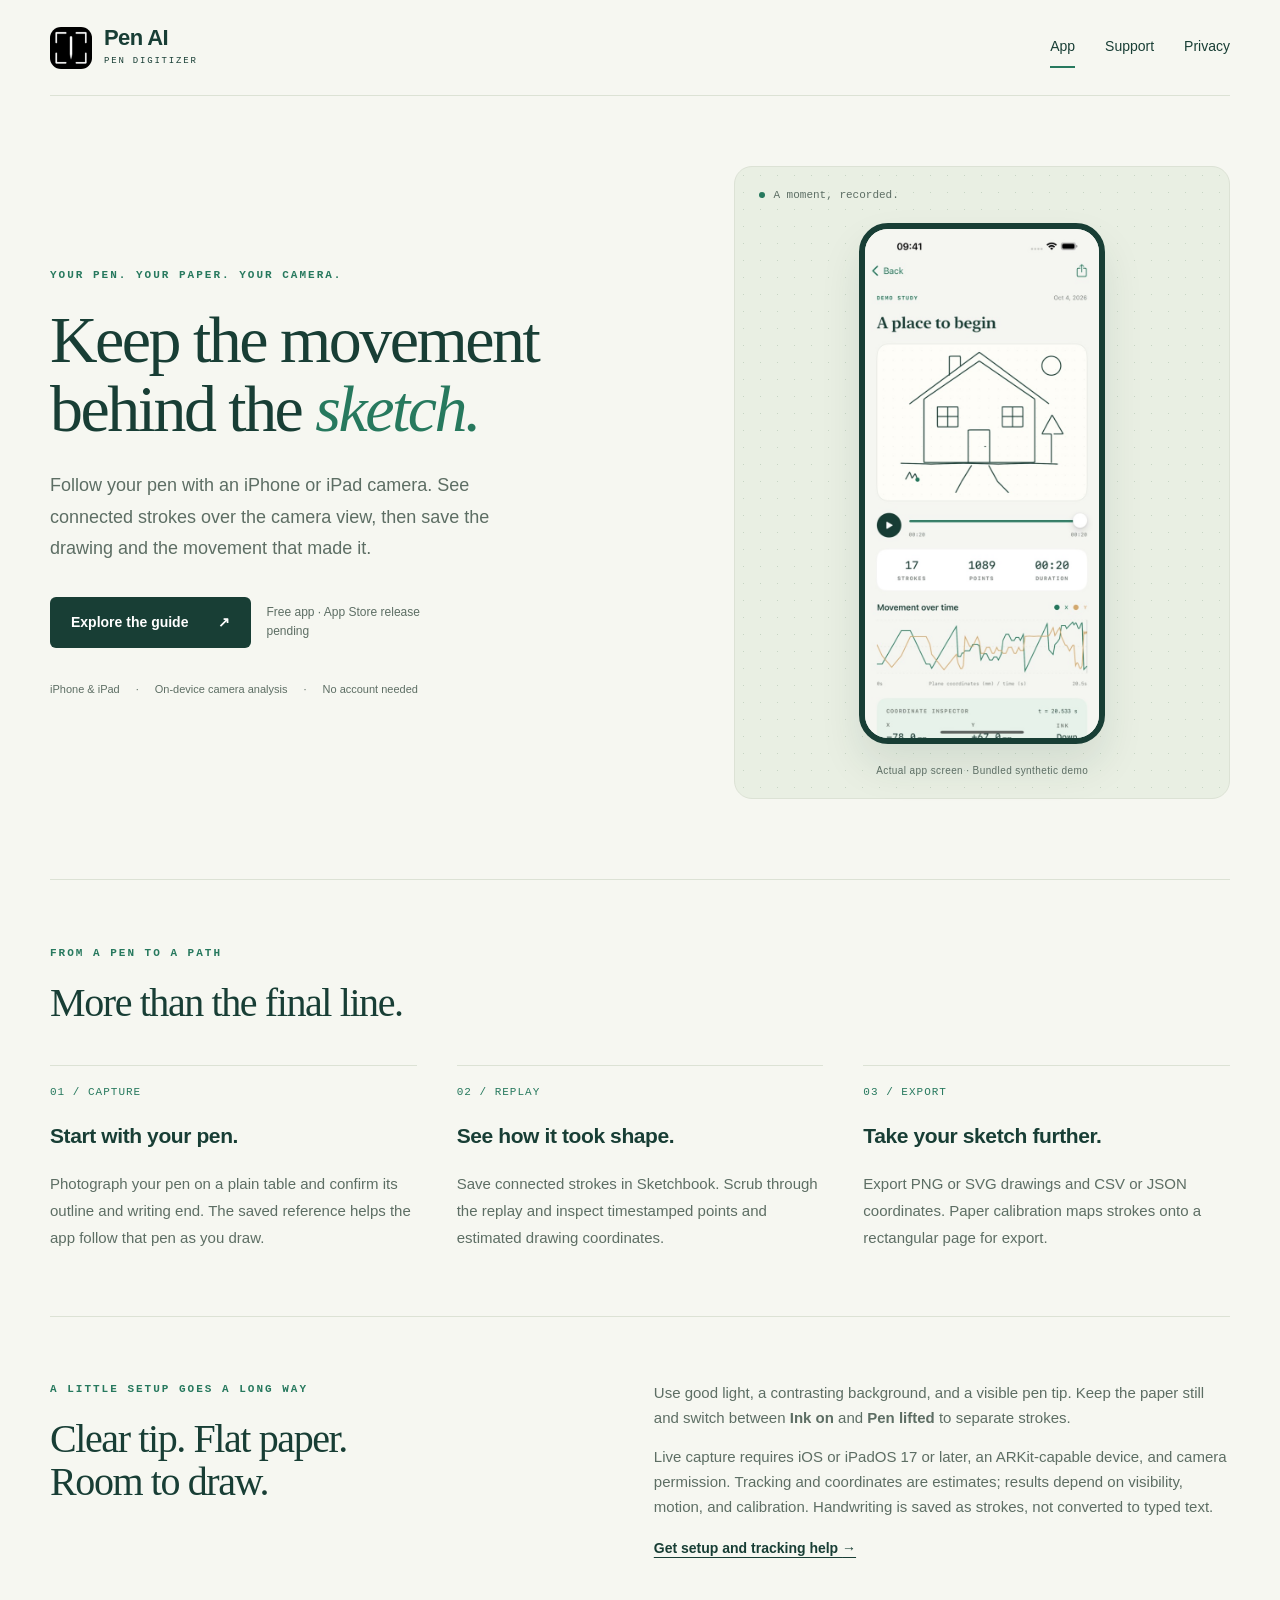
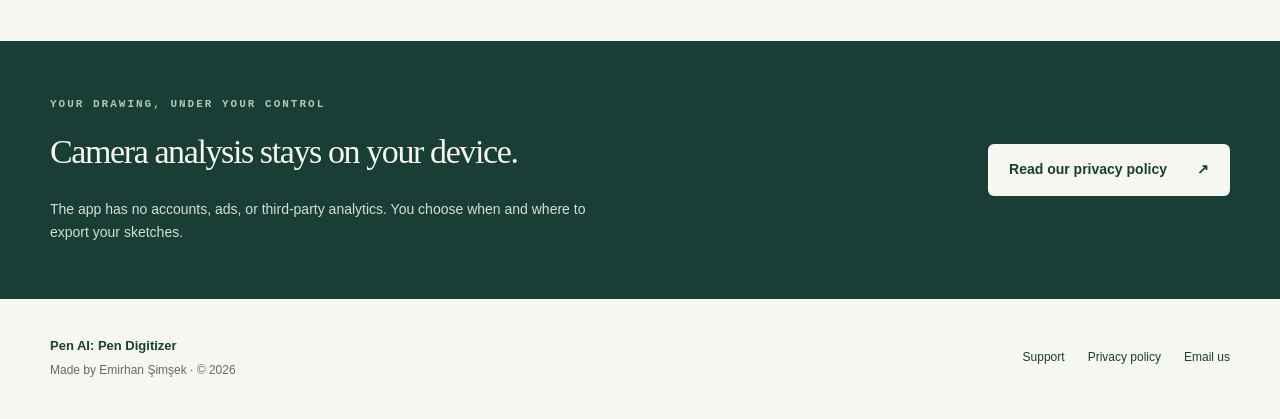
<file: index.html>
<!doctype html>
<html lang="en"><head><meta charset="utf-8"><meta name="viewport" content="width=device-width, initial-scale=1"><meta name="theme-color" content="#183e35"><meta name="description" content="Turn pen movements into digital strokes with your iPhone or iPad camera. Save sketches, replay the drawing, and export coordinates."><title>Pen AI: Pen Digitizer — Keep the movement behind the sketch</title><link rel="canonical" href="https://emirhan777.github.io/PenAI/"><link rel="icon" type="image/png" href="./assets/pen-icon.png"><link rel="stylesheet" href="./assets/style.css"><meta property="og:title" content="Pen AI: Pen Digitizer — Keep the movement behind the sketch"><meta property="og:description" content="Turn pen movements into digital strokes with your iPhone or iPad camera. Save sketches, replay the drawing, and export coordinates."><meta property="og:type" content="website"><meta property="og:url" content="https://emirhan777.github.io/PenAI/"><meta property="og:image" content="https://emirhan777.github.io/PenAI/assets/pen-icon.png"></head>
<body><a class="skip" href="#main">Skip to content</a><header class="site-header wrap"><a class="brand" href="./" aria-label="Pen AI home"><img src="./assets/pen-icon.png" width="42" height="42" alt=""><span>Pen AI<span class="brand-sub">PEN DIGITIZER</span></span></a><nav aria-label="Main navigation"><a href="./" aria-current="page">App</a><a href="./support/">Support</a><a href="./privacy/">Privacy</a></nav></header>
<main id="main">
<section class="hero wrap"><div class="hero-copy"><p class="eyebrow">YOUR PEN. YOUR PAPER. YOUR CAMERA.</p><h1>Keep the movement<br>behind the <em>sketch.</em></h1><p class="lead">Follow your pen with an iPhone or iPad camera. See connected strokes over the camera view, then save the drawing and the movement that made it.</p><div class="hero-actions"><a class="button" href="support/">Explore the guide <span aria-hidden="true">↗</span></a><span class="release">Free app · App Store release pending</span></div><div class="hero-facts"><span>iPhone &amp; iPad</span><span>On-device camera analysis</span><span>No account needed</span></div></div><figure class="app-preview"><div class="preview-label"><span class="dot"></span> A moment, recorded.</div><div class="phone"><img src="assets/sketch-replay.jpg" width="552" height="1200" alt="Pen AI replay screen showing the bundled house sketch, stroke count, timeline, and coordinates."></div><figcaption>Actual app screen · Bundled synthetic demo</figcaption></figure></section>
<section class="feature-section wrap" aria-labelledby="features"><div class="section-heading"><p class="eyebrow">FROM A PEN TO A PATH</p><h2 id="features">More than the final line.</h2></div><div class="feature-grid"><article><span class="number">01 / CAPTURE</span><h3>Start with your pen.</h3><p>Photograph your pen on a plain table and confirm its outline and writing end. The saved reference helps the app follow that pen as you draw.</p></article><article><span class="number">02 / REPLAY</span><h3>See how it took shape.</h3><p>Save connected strokes in Sketchbook. Scrub through the replay and inspect timestamped points and estimated drawing coordinates.</p></article><article><span class="number">03 / EXPORT</span><h3>Take your sketch further.</h3><p>Export PNG or SVG drawings and CSV or JSON coordinates. Paper calibration maps strokes onto a rectangular page for export.</p></article></div></section>
<section class="note-section wrap"><div><p class="eyebrow">A LITTLE SETUP GOES A LONG WAY</p><h2>Clear tip. Flat paper.<br>Room to draw.</h2></div><div><p>Use good light, a contrasting background, and a visible pen tip. Keep the paper still and switch between <strong>Ink on</strong> and <strong>Pen lifted</strong> to separate strokes.</p><p>Live capture requires iOS or iPadOS 17 or later, an ARKit-capable device, and camera permission. Tracking and coordinates are estimates; results depend on visibility, motion, and calibration. Handwriting is saved as strokes, not converted to typed text.</p><a class="text-link" href="support/">Get setup and tracking help <span aria-hidden="true">→</span></a></div></section>
<section class="privacy-band"><div class="wrap"><div><p class="eyebrow">YOUR DRAWING, UNDER YOUR CONTROL</p><h2>Camera analysis stays on your device.</h2><p>The app has no accounts, ads, or third-party analytics. You choose when and where to export your sketches.</p></div><a class="button light" href="privacy/">Read our privacy policy <span aria-hidden="true">↗</span></a></div></section>
</main>
<footer class="site-footer wrap"><div><strong>Pen AI: Pen Digitizer</strong><p>Made by Emirhan Şimşek · © 2026</p></div><div class="footer-links"><a href="./support/">Support</a><a href="./privacy/">Privacy policy</a><a href="mailto:pendrawapp@gmail.com">Email us</a></div></footer></body></html>
</file>
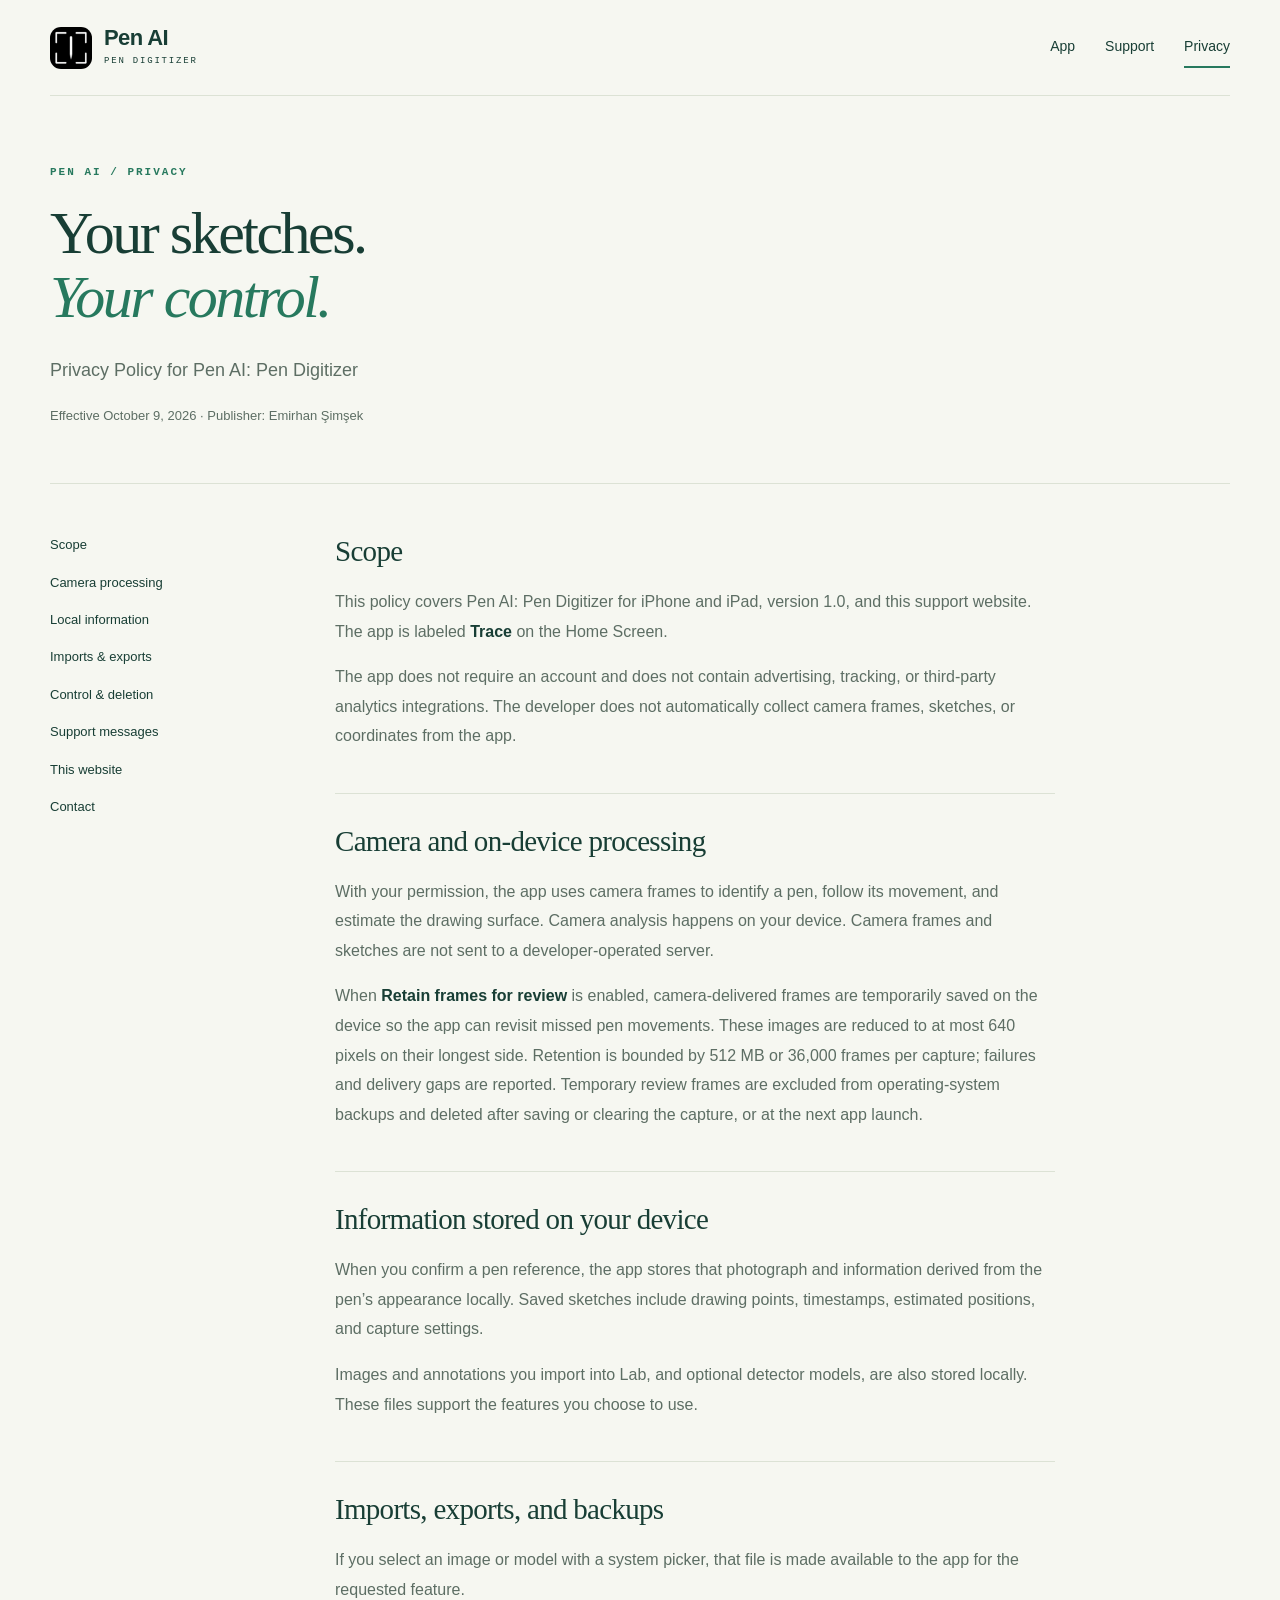
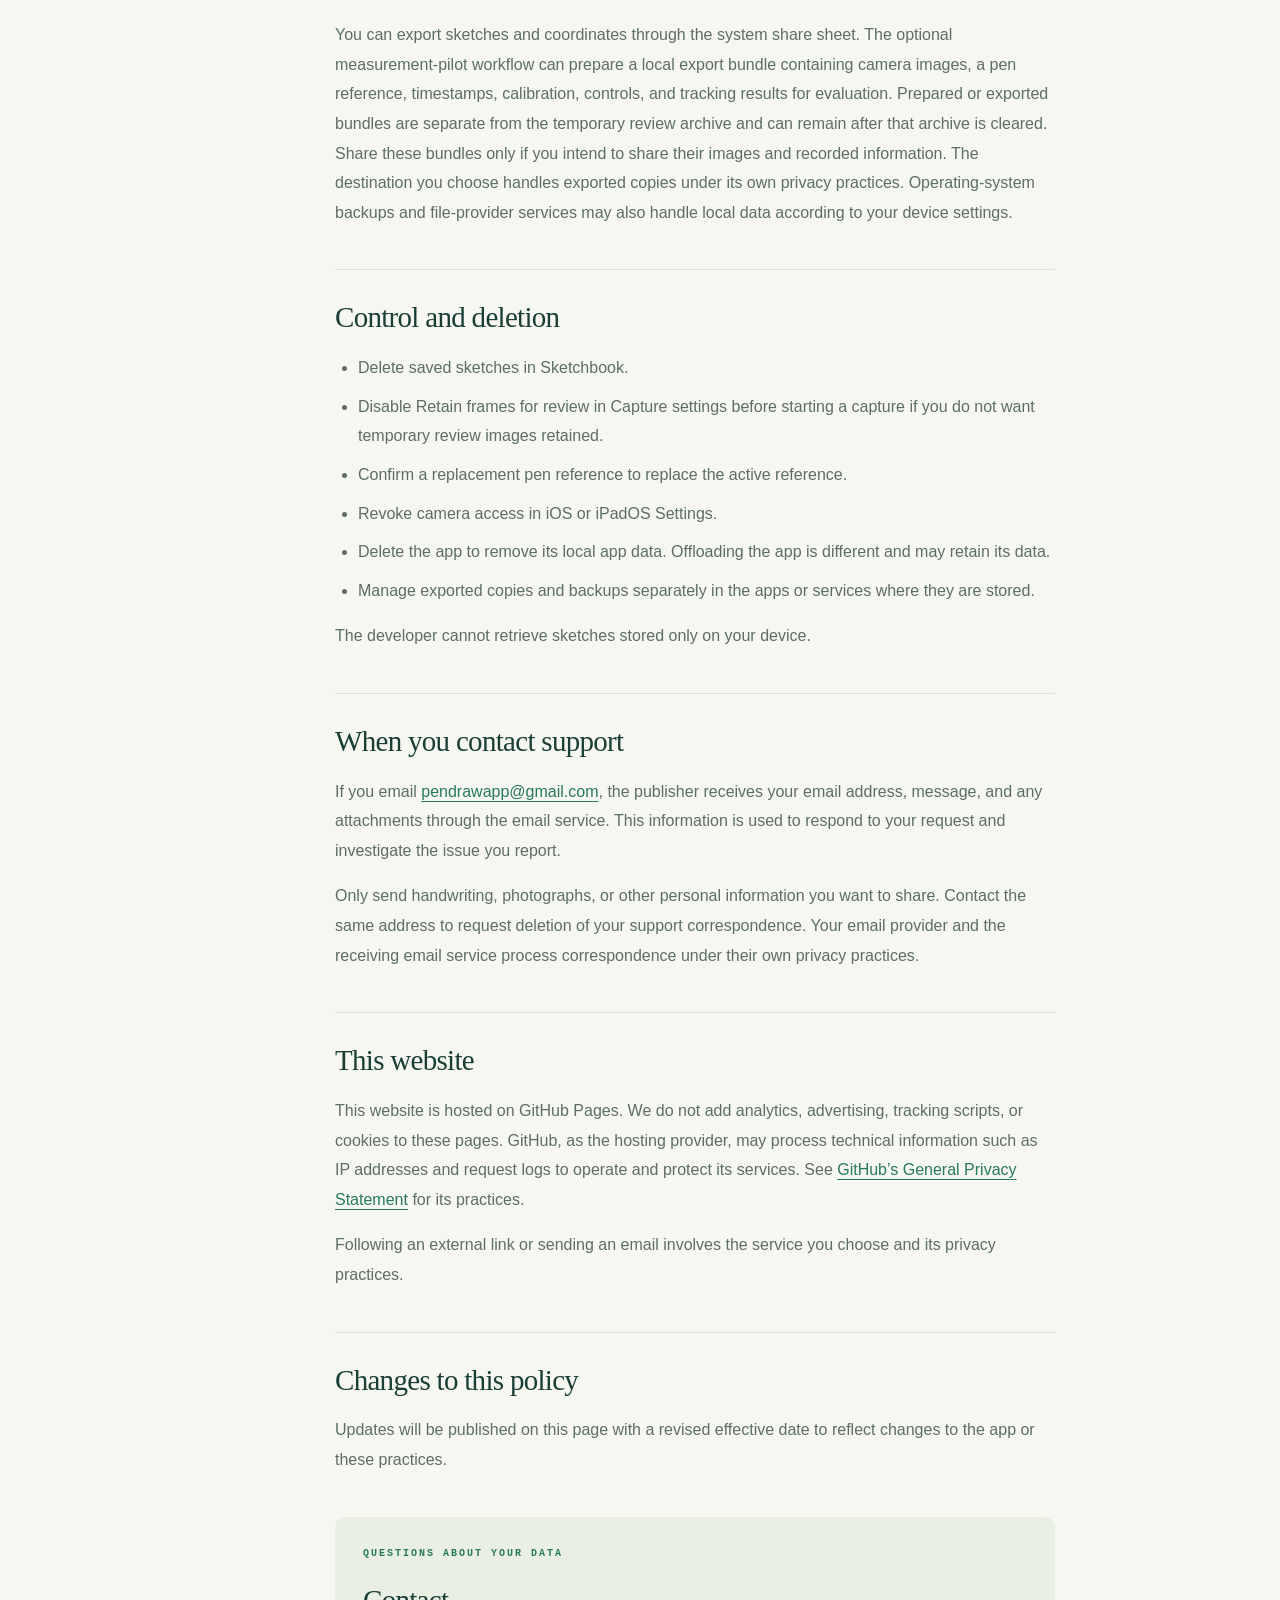
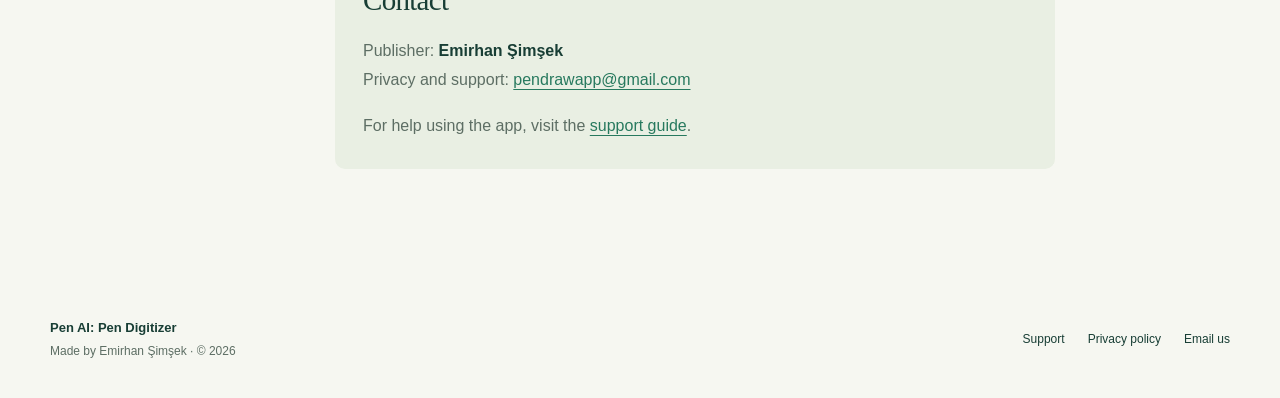
<file: privacy/index.html>
<!doctype html>
<html lang="en"><head><meta charset="utf-8"><meta name="viewport" content="width=device-width, initial-scale=1"><meta name="theme-color" content="#183e35"><meta name="description" content="How Pen AI handles camera frames, pen references, sketches, coordinate exports, support messages, and this website."><title>Privacy Policy — Pen AI: Pen Digitizer</title><link rel="canonical" href="https://emirhan777.github.io/PenAI/privacy/"><link rel="icon" type="image/png" href="../assets/pen-icon.png"><link rel="stylesheet" href="../assets/style.css"><meta property="og:title" content="Privacy Policy — Pen AI: Pen Digitizer"><meta property="og:description" content="How Pen AI handles camera frames, pen references, sketches, coordinate exports, support messages, and this website."><meta property="og:type" content="website"><meta property="og:url" content="https://emirhan777.github.io/PenAI/privacy/"><meta property="og:image" content="https://emirhan777.github.io/PenAI/assets/pen-icon.png"></head>
<body><a class="skip" href="#main">Skip to content</a><header class="site-header wrap"><a class="brand" href="../" aria-label="Pen AI home"><img src="../assets/pen-icon.png" width="42" height="42" alt=""><span>Pen AI<span class="brand-sub">PEN DIGITIZER</span></span></a><nav aria-label="Main navigation"><a href="../">App</a><a href="../support/">Support</a><a href="../privacy/" aria-current="page">Privacy</a></nav></header>
<main id="main">
<section class="document-header wrap"><p class="eyebrow">PEN AI / PRIVACY</p><h1>Your sketches.<br><em>Your control.</em></h1><p class="lead">Privacy Policy for Pen AI: Pen Digitizer</p><p class="small">Effective October 9, 2026 · Publisher: Emirhan Şimşek</p></section>
<div class="document-layout wrap"><aside class="contents" aria-label="On this page"><a href="#scope">Scope</a><a href="#camera">Camera processing</a><a href="#local">Local information</a><a href="#sharing">Imports &amp; exports</a><a href="#control">Control &amp; deletion</a><a href="#support">Support messages</a><a href="#website">This website</a><a href="#contact">Contact</a></aside><div class="prose">
<section id="scope"><h2>Scope</h2><p>This policy covers Pen AI: Pen Digitizer for iPhone and iPad, version 1.0, and this support website. The app is labeled <strong>Trace</strong> on the Home Screen.</p><p>The app does not require an account and does not contain advertising, tracking, or third-party analytics integrations. The developer does not automatically collect camera frames, sketches, or coordinates from the app.</p></section>
<section id="camera"><h2>Camera and on-device processing</h2><p>With your permission, the app uses camera frames to identify a pen, follow its movement, and estimate the drawing surface. Camera analysis happens on your device. Camera frames and sketches are not sent to a developer-operated server.</p><p>When <strong>Retain frames for review</strong> is enabled, camera-delivered frames are temporarily saved on the device so the app can revisit missed pen movements. These images are reduced to at most 640 pixels on their longest side. Retention is bounded by 512 MB or 36,000 frames per capture; failures and delivery gaps are reported. Temporary review frames are excluded from operating-system backups and deleted after saving or clearing the capture, or at the next app launch.</p></section>
<section id="local"><h2>Information stored on your device</h2><p>When you confirm a pen reference, the app stores that photograph and information derived from the pen’s appearance locally. Saved sketches include drawing points, timestamps, estimated positions, and capture settings.</p><p>Images and annotations you import into Lab, and optional detector models, are also stored locally. These files support the features you choose to use.</p></section>
<section id="sharing"><h2>Imports, exports, and backups</h2><p>If you select an image or model with a system picker, that file is made available to the app for the requested feature.</p><p>You can export sketches and coordinates through the system share sheet. The optional measurement-pilot workflow can prepare a local export bundle containing camera images, a pen reference, timestamps, calibration, controls, and tracking results for evaluation. Prepared or exported bundles are separate from the temporary review archive and can remain after that archive is cleared. Share these bundles only if you intend to share their images and recorded information. The destination you choose handles exported copies under its own privacy practices. Operating-system backups and file-provider services may also handle local data according to your device settings.</p></section>
<section id="control"><h2>Control and deletion</h2><ul><li>Delete saved sketches in Sketchbook.</li><li>Disable Retain frames for review in Capture settings before starting a capture if you do not want temporary review images retained.</li><li>Confirm a replacement pen reference to replace the active reference.</li><li>Revoke camera access in iOS or iPadOS Settings.</li><li>Delete the app to remove its local app data. Offloading the app is different and may retain its data.</li><li>Manage exported copies and backups separately in the apps or services where they are stored.</li></ul><p>The developer cannot retrieve sketches stored only on your device.</p></section>
<section id="support"><h2>When you contact support</h2><p>If you email <a href="mailto:pendrawapp@gmail.com">pendrawapp@gmail.com</a>, the publisher receives your email address, message, and any attachments through the email service. This information is used to respond to your request and investigate the issue you report.</p><p>Only send handwriting, photographs, or other personal information you want to share. Contact the same address to request deletion of your support correspondence. Your email provider and the receiving email service process correspondence under their own privacy practices.</p></section>
<section id="website"><h2>This website</h2><p>This website is hosted on GitHub Pages. We do not add analytics, advertising, tracking scripts, or cookies to these pages. GitHub, as the hosting provider, may process technical information such as IP addresses and request logs to operate and protect its services. See <a href="https://docs.github.com/en/site-policy/privacy-policies/github-general-privacy-statement">GitHub’s General Privacy Statement</a> for its practices.</p><p>Following an external link or sending an email involves the service you choose and its privacy practices.</p></section>
<section id="changes"><h2>Changes to this policy</h2><p>Updates will be published on this page with a revised effective date to reflect changes to the app or these practices.</p></section>
<section id="contact" class="contact-card"><p class="eyebrow">QUESTIONS ABOUT YOUR DATA</p><h2>Contact</h2><p>Publisher: <strong>Emirhan Şimşek</strong><br>Privacy and support: <a href="mailto:pendrawapp@gmail.com">pendrawapp@gmail.com</a></p><p>For help using the app, visit the <a href="../support/">support guide</a>.</p></section>
</div></div>
</main>
<footer class="site-footer wrap"><div><strong>Pen AI: Pen Digitizer</strong><p>Made by Emirhan Şimşek · © 2026</p></div><div class="footer-links"><a href="../support/">Support</a><a href="../privacy/">Privacy policy</a><a href="mailto:pendrawapp@gmail.com">Email us</a></div></footer></body></html>
</file>
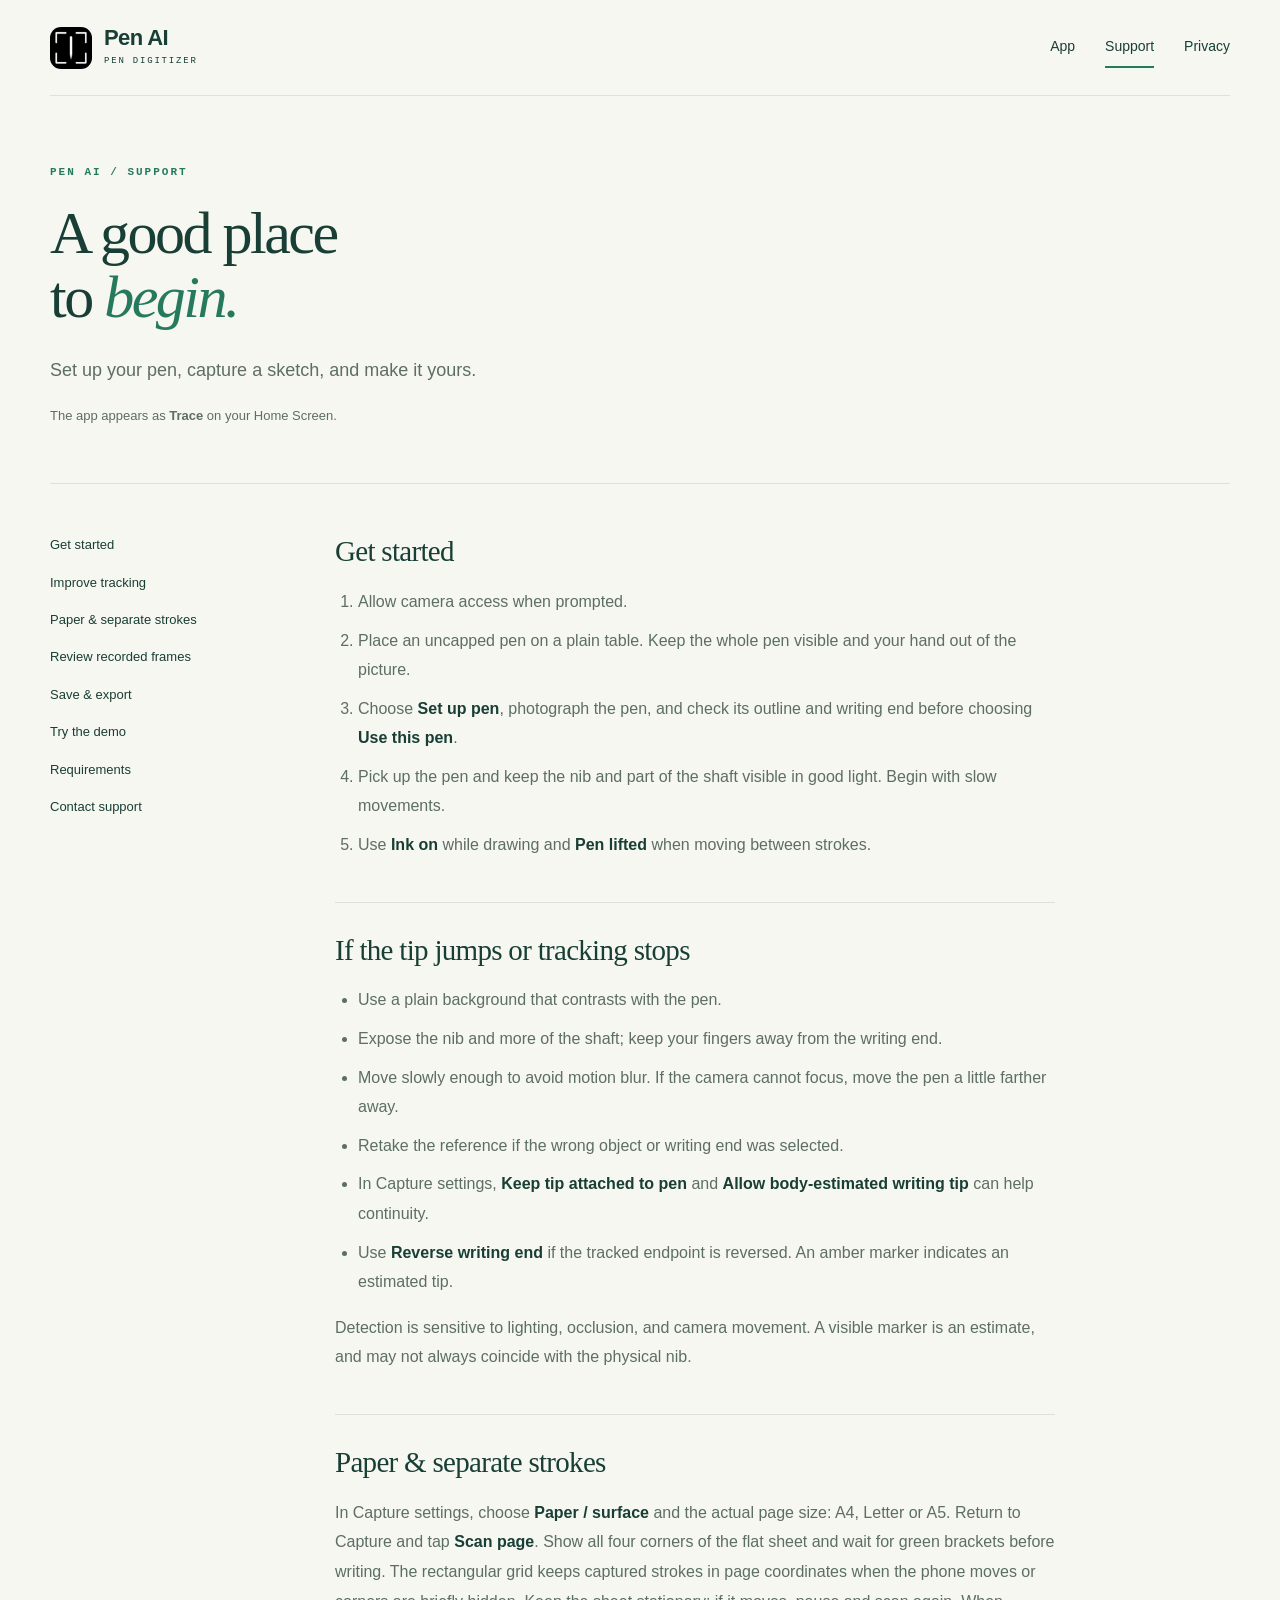
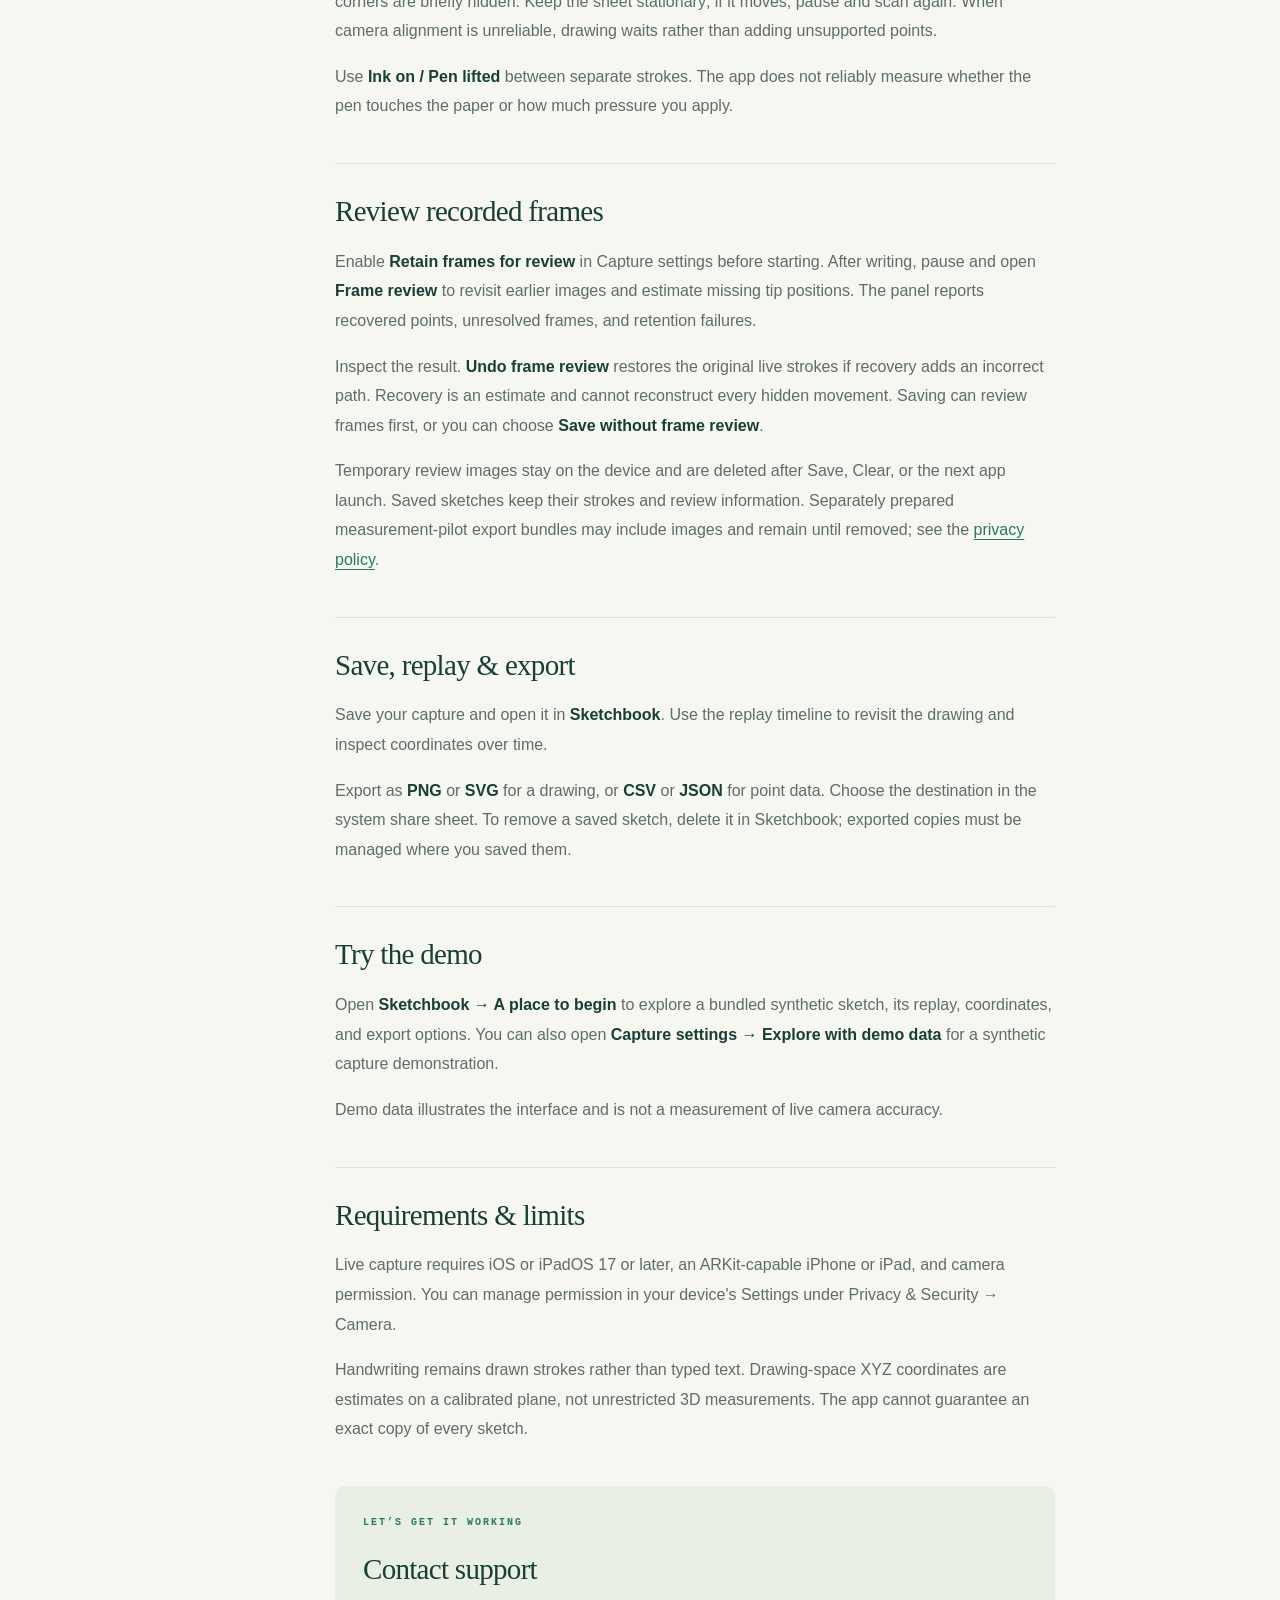
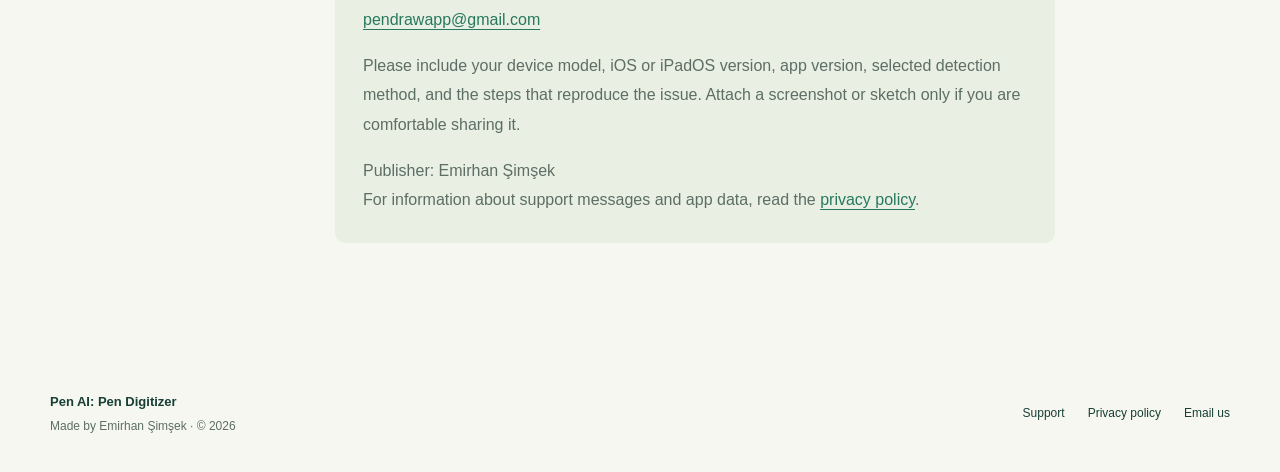
<file: support/index.html>
<!doctype html>
<html lang="en"><head><meta charset="utf-8"><meta name="viewport" content="width=device-width, initial-scale=1"><meta name="theme-color" content="#183e35"><meta name="description" content="Set up your pen, improve tip tracking, calibrate paper, replay sketches, and get help with Pen AI for iPhone and iPad."><title>Support — Pen AI: Pen Digitizer</title><link rel="canonical" href="https://emirhan777.github.io/PenAI/support/"><link rel="icon" type="image/png" href="../assets/pen-icon.png"><link rel="stylesheet" href="../assets/style.css"><meta property="og:title" content="Support — Pen AI: Pen Digitizer"><meta property="og:description" content="Set up your pen, improve tip tracking, calibrate paper, replay sketches, and get help with Pen AI for iPhone and iPad."><meta property="og:type" content="website"><meta property="og:url" content="https://emirhan777.github.io/PenAI/support/"><meta property="og:image" content="https://emirhan777.github.io/PenAI/assets/pen-icon.png"></head>
<body><a class="skip" href="#main">Skip to content</a><header class="site-header wrap"><a class="brand" href="../" aria-label="Pen AI home"><img src="../assets/pen-icon.png" width="42" height="42" alt=""><span>Pen AI<span class="brand-sub">PEN DIGITIZER</span></span></a><nav aria-label="Main navigation"><a href="../">App</a><a href="../support/" aria-current="page">Support</a><a href="../privacy/">Privacy</a></nav></header>
<main id="main">
<section class="document-header wrap"><p class="eyebrow">PEN AI / SUPPORT</p><h1>A good place<br>to <em>begin.</em></h1><p class="lead">Set up your pen, capture a sketch, and make it yours.</p><p class="small">The app appears as <strong>Trace</strong> on your Home Screen.</p></section>
<div class="document-layout wrap"><aside class="contents" aria-label="On this page"><a href="#start">Get started</a><a href="#tracking">Improve tracking</a><a href="#paper">Paper &amp; separate strokes</a><a href="#review">Review recorded frames</a><a href="#export">Save &amp; export</a><a href="#demo">Try the demo</a><a href="#requirements">Requirements</a><a href="#contact">Contact support</a></aside><div class="prose">
<section id="start"><h2>Get started</h2><ol><li>Allow camera access when prompted.</li><li>Place an uncapped pen on a plain table. Keep the whole pen visible and your hand out of the picture.</li><li>Choose <strong>Set up pen</strong>, photograph the pen, and check its outline and writing end before choosing <strong>Use this pen</strong>.</li><li>Pick up the pen and keep the nib and part of the shaft visible in good light. Begin with slow movements.</li><li>Use <strong>Ink on</strong> while drawing and <strong>Pen lifted</strong> when moving between strokes.</li></ol></section>
<section id="tracking"><h2>If the tip jumps or tracking stops</h2><ul><li>Use a plain background that contrasts with the pen.</li><li>Expose the nib and more of the shaft; keep your fingers away from the writing end.</li><li>Move slowly enough to avoid motion blur. If the camera cannot focus, move the pen a little farther away.</li><li>Retake the reference if the wrong object or writing end was selected.</li><li>In Capture settings, <strong>Keep tip attached to pen</strong> and <strong>Allow body-estimated writing tip</strong> can help continuity.</li><li>Use <strong>Reverse writing end</strong> if the tracked endpoint is reversed. An amber marker indicates an estimated tip.</li></ul><p>Detection is sensitive to lighting, occlusion, and camera movement. A visible marker is an estimate, and may not always coincide with the physical nib.</p></section>
<section id="paper"><h2>Paper &amp; separate strokes</h2><p>In Capture settings, choose <strong>Paper / surface</strong> and the actual page size: A4, Letter or A5. Return to Capture and tap <strong>Scan page</strong>. Show all four corners of the flat sheet and wait for green brackets before writing. The rectangular grid keeps captured strokes in page coordinates when the phone moves or corners are briefly hidden. Keep the sheet stationary; if it moves, pause and scan again. When camera alignment is unreliable, drawing waits rather than adding unsupported points.</p><p>Use <strong>Ink on / Pen lifted</strong> between separate strokes. The app does not reliably measure whether the pen touches the paper or how much pressure you apply.</p></section>
<section id="review"><h2>Review recorded frames</h2><p>Enable <strong>Retain frames for review</strong> in Capture settings before starting. After writing, pause and open <strong>Frame review</strong> to revisit earlier images and estimate missing tip positions. The panel reports recovered points, unresolved frames, and retention failures.</p><p>Inspect the result. <strong>Undo frame review</strong> restores the original live strokes if recovery adds an incorrect path. Recovery is an estimate and cannot reconstruct every hidden movement. Saving can review frames first, or you can choose <strong>Save without frame review</strong>.</p><p>Temporary review images stay on the device and are deleted after Save, Clear, or the next app launch. Saved sketches keep their strokes and review information. Separately prepared measurement-pilot export bundles may include images and remain until removed; see the <a href="../privacy/">privacy policy</a>.</p></section>
<section id="export"><h2>Save, replay &amp; export</h2><p>Save your capture and open it in <strong>Sketchbook</strong>. Use the replay timeline to revisit the drawing and inspect coordinates over time.</p><p>Export as <strong>PNG</strong> or <strong>SVG</strong> for a drawing, or <strong>CSV</strong> or <strong>JSON</strong> for point data. Choose the destination in the system share sheet. To remove a saved sketch, delete it in Sketchbook; exported copies must be managed where you saved them.</p></section>
<section id="demo"><h2>Try the demo</h2><p>Open <strong>Sketchbook → A place to begin</strong> to explore a bundled synthetic sketch, its replay, coordinates, and export options. You can also open <strong>Capture settings → Explore with demo data</strong> for a synthetic capture demonstration.</p><p>Demo data illustrates the interface and is not a measurement of live camera accuracy.</p></section>
<section id="requirements"><h2>Requirements &amp; limits</h2><p>Live capture requires iOS or iPadOS 17 or later, an ARKit-capable iPhone or iPad, and camera permission. You can manage permission in your device's Settings under Privacy &amp; Security → Camera.</p><p>Handwriting remains drawn strokes rather than typed text. Drawing-space XYZ coordinates are estimates on a calibrated plane, not unrestricted 3D measurements. The app cannot guarantee an exact copy of every sketch.</p></section>
<section id="contact" class="contact-card"><p class="eyebrow">LET’S GET IT WORKING</p><h2>Contact support</h2><p><a href="mailto:pendrawapp@gmail.com">pendrawapp@gmail.com</a></p><p>Please include your device model, iOS or iPadOS version, app version, selected detection method, and the steps that reproduce the issue. Attach a screenshot or sketch only if you are comfortable sharing it.</p><p class="small">Publisher: Emirhan Şimşek<br>For information about support messages and app data, read the <a href="../privacy/">privacy policy</a>.</p></section>
</div></div>
</main>
<footer class="site-footer wrap"><div><strong>Pen AI: Pen Digitizer</strong><p>Made by Emirhan Şimşek · © 2026</p></div><div class="footer-links"><a href="../support/">Support</a><a href="../privacy/">Privacy policy</a><a href="mailto:pendrawapp@gmail.com">Email us</a></div></footer></body></html>
</file>
<file: assets/style.css>
:root{color-scheme:light;--paper:#f6f7f1;--ink:#183e35;--muted:#5d6e64;--line:#dce2d5;--green:#27795e;--white:#fffef8}*{box-sizing:border-box}html{scroll-behavior:smooth;scroll-padding-top:2rem}body{margin:0;background:var(--paper);color:var(--ink);font-family:-apple-system,BlinkMacSystemFont,"Segoe UI",sans-serif;-webkit-font-smoothing:antialiased;font-size:16px;line-height:1.65}a{color:inherit;text-underline-offset:4px}a:hover{color:var(--green)}a:focus-visible{outline:3px solid #b88139;outline-offset:5px;border-radius:3px}.wrap{width:min(1180px,calc(100% - 80px));margin-inline:auto}.site-header{display:flex;align-items:center;justify-content:space-between;padding:26px 0;border-bottom:1px solid var(--line)}.brand{display:flex;gap:12px;align-items:center;text-decoration:none;font-weight:750;font-size:22px;line-height:1.05;letter-spacing:-.6px}.brand img{border-radius:11px}.brand-sub{display:block;font:9px/1.7 ui-monospace,SFMono-Regular,monospace;letter-spacing:1.8px;margin-top:5px}.site-header nav{display:flex;gap:30px;font-size:14px}.site-header nav a{text-decoration:none;padding:8px 0}.site-header nav a[aria-current]{border-bottom:2px solid var(--green)}.skip{position:absolute;top:-80px;left:12px;z-index:9;background:var(--ink);color:white;padding:10px 18px}.skip:focus{top:12px}.eyebrow{font:600 11px/1.6 ui-monospace,SFMono-Regular,monospace;letter-spacing:2px;color:var(--green);margin:0 0 20px}h1,h2,h3,p{margin-top:0}h1,h2{font-family:Georgia,"Times New Roman",serif;font-weight:400;letter-spacing:-2.5px;line-height:1.06}h1{font-size:clamp(46px,5.15vw,70px);margin-bottom:26px}h1 em{font-weight:400;color:var(--green)}h2{font-size:40px;letter-spacing:-1.4px}h3{font-size:21px;line-height:1.3;letter-spacing:-.4px}.lead{font-size:18px;line-height:1.75;color:var(--muted);max-width:500px}.hero{display:grid;grid-template-columns:1.28fr 1fr;gap:50px;align-items:center;padding-block:70px 80px}.hero-actions{display:flex;flex-wrap:wrap;gap:15px;align-items:center;margin-top:32px}.button{display:inline-flex;align-items:center;justify-content:space-between;gap:30px;background:var(--ink);color:#fff;text-decoration:none;border-radius:6px;padding:14px 21px;font-size:14px;font-weight:600}.button:hover{background:var(--green);color:white}.release{display:block;font-size:12px;color:var(--muted);max-width:180px}.hero-facts{display:flex;flex-wrap:wrap;gap:10px 16px;font-size:11px;color:var(--muted);margin-top:32px}.hero-facts span+span:before{content:'·';margin-right:16px}.app-preview{margin:0;position:relative;text-align:center;padding:22px 24px 18px;border:1px solid var(--line);border-radius:18px;background-color:#e9efe3;background-image:radial-gradient(#c7d5c4 .7px,transparent .7px);background-size:17px 17px}.preview-label{display:flex;align-items:center;gap:8px;margin-bottom:22px;font:11px ui-monospace,monospace;color:var(--muted)}.dot{width:6px;height:6px;border-radius:50%;background:var(--green)}.phone{margin:auto;width:min(246px,90%);border:6px solid #183e35;border-radius:29px;overflow:hidden;box-shadow:0 22px 40px #183e351a;background:var(--paper)}.phone img{display:block;width:100%;height:auto}.app-preview figcaption{font-size:10px;letter-spacing:.4px;color:var(--muted);margin-top:19px}.feature-section{border-top:1px solid var(--line);padding-block:65px}.section-heading{margin-bottom:40px}.feature-grid{display:grid;grid-template-columns:repeat(3,1fr);gap:40px}.feature-grid article{border-top:1px solid var(--line);padding-top:20px}.number{display:block;font:11px ui-monospace,monospace;letter-spacing:1px;color:var(--green);margin-bottom:24px}.feature-grid p{font-size:15px;color:var(--muted);line-height:1.8;margin-bottom:0}.note-section{display:grid;grid-template-columns:1fr 1.1fr;gap:80px;border-top:1px solid var(--line);padding-block:64px 80px}.note-section p:not(.eyebrow){font-size:15px;color:var(--muted)}.text-link{font-size:14px;font-weight:600}.privacy-band{background:var(--ink);color:var(--paper);padding-block:55px}.privacy-band .wrap{display:flex;align-items:center;justify-content:space-between;gap:40px}.privacy-band h2{font-size:34px;max-width:550px}.privacy-band p:not(.eyebrow){font-size:14px;max-width:570px;color:#d3e0d5;margin-bottom:0}.privacy-band .eyebrow{color:#accbb8}.button.light{background:var(--paper);color:var(--ink);flex-shrink:0}.site-footer{padding-block:36px;display:flex;justify-content:space-between;gap:24px;font-size:12px}.site-footer strong{font-size:13px}.site-footer p{color:var(--muted);margin:4px 0 0}.footer-links{display:flex;gap:23px;align-items:center}.footer-links a{text-decoration:none}.document-header{padding-block:68px 44px;border-bottom:1px solid var(--line)}.document-header h1{font-size:60px}.small{font-size:13px;color:var(--muted)}.document-layout{display:grid;grid-template-columns:210px minmax(0,720px);gap:75px;align-items:start;padding-block:50px 70px}.contents{display:flex;flex-direction:column;gap:16px;font-size:13px;position:sticky;top:32px}.contents a{text-decoration:none}.prose section{margin-bottom:42px;scroll-margin-top:24px}.prose h2{font-size:29px;letter-spacing:-.7px;line-height:1.2;margin-bottom:18px}.prose p,.prose li{color:var(--muted);font-size:16px;line-height:1.85}.prose li+li{margin-top:9px}.prose ol,.prose ul{padding-left:23px}.prose strong{color:var(--ink);font-weight:600}.prose a{color:var(--green);overflow-wrap:anywhere}.prose section:not(:first-child){border-top:1px solid var(--line);padding-top:30px}.prose .contact-card{padding:28px!important;background:#e9efe3;border-radius:10px;border-top:0!important}.contact-card p:last-child{margin-bottom:0}.contact-card .eyebrow{font-size:10px;color:var(--green)}@media(min-width:1450px){.hero{padding-block:90px}.phone{width:270px}}@media(max-width:900px){.wrap{width:calc(100% - 48px)}.hero{gap:26px;grid-template-columns:1.2fr 1fr}h1{font-size:48px}.hero-actions{align-items:flex-start;flex-direction:column}.hero-facts{display:block}.hero-facts span{display:block}.hero-facts span+span:before{content:none}.feature-grid{gap:24px}.document-layout{grid-template-columns:170px minmax(0,1fr);gap:30px}.privacy-band .wrap{align-items:flex-start;flex-direction:column}.note-section{gap:40px}}@media(max-width:600px){.wrap{width:calc(100% - 40px)}.site-header{padding-block:20px}.brand{font-size:20px;gap:9px}.brand img{width:36px;height:36px}.brand-sub{font-size:8px}.site-header nav{gap:18px;font-size:12px}.hero{grid-template-columns:1fr;padding-block:44px;gap:35px}h1{font-size:47px;letter-spacing:-2px}.lead{font-size:17px}.hero-facts{display:flex;gap:9px 17px;margin-top:24px}.hero-facts span+span:before{content:none}.hero-actions{margin-top:24px;gap:13px}.release{max-width:none}.app-preview{max-width:440px;width:100%;padding:18px 24px;margin:auto}.phone{width:225px}.feature-section{padding-block:44px}.section-heading{margin-bottom:28px}h2{font-size:34px}.feature-grid{grid-template-columns:1fr;gap:30px}.feature-grid article{padding-top:18px}.number{margin-bottom:16px}.feature-grid h3{margin-bottom:10px}.note-section{grid-template-columns:1fr;padding-block:44px;gap:14px}.privacy-band{padding-block:40px}.privacy-band h2{font-size:32px}.site-footer{flex-direction:column;padding-block:28px}.footer-links{gap:24px}.document-header{padding-block:40px 30px}.document-header h1{font-size:48px}.document-layout{display:block;padding-block:24px 35px}.contents{position:static;flex-direction:row;flex-wrap:wrap;gap:12px 18px;padding-bottom:25px;margin-bottom:30px;border-bottom:1px solid var(--line)}.prose h2{font-size:27px}.prose section{margin-bottom:32px}.prose .contact-card{padding:22px!important}}@media(prefers-reduced-motion:reduce){html{scroll-behavior:auto}}
</file>
